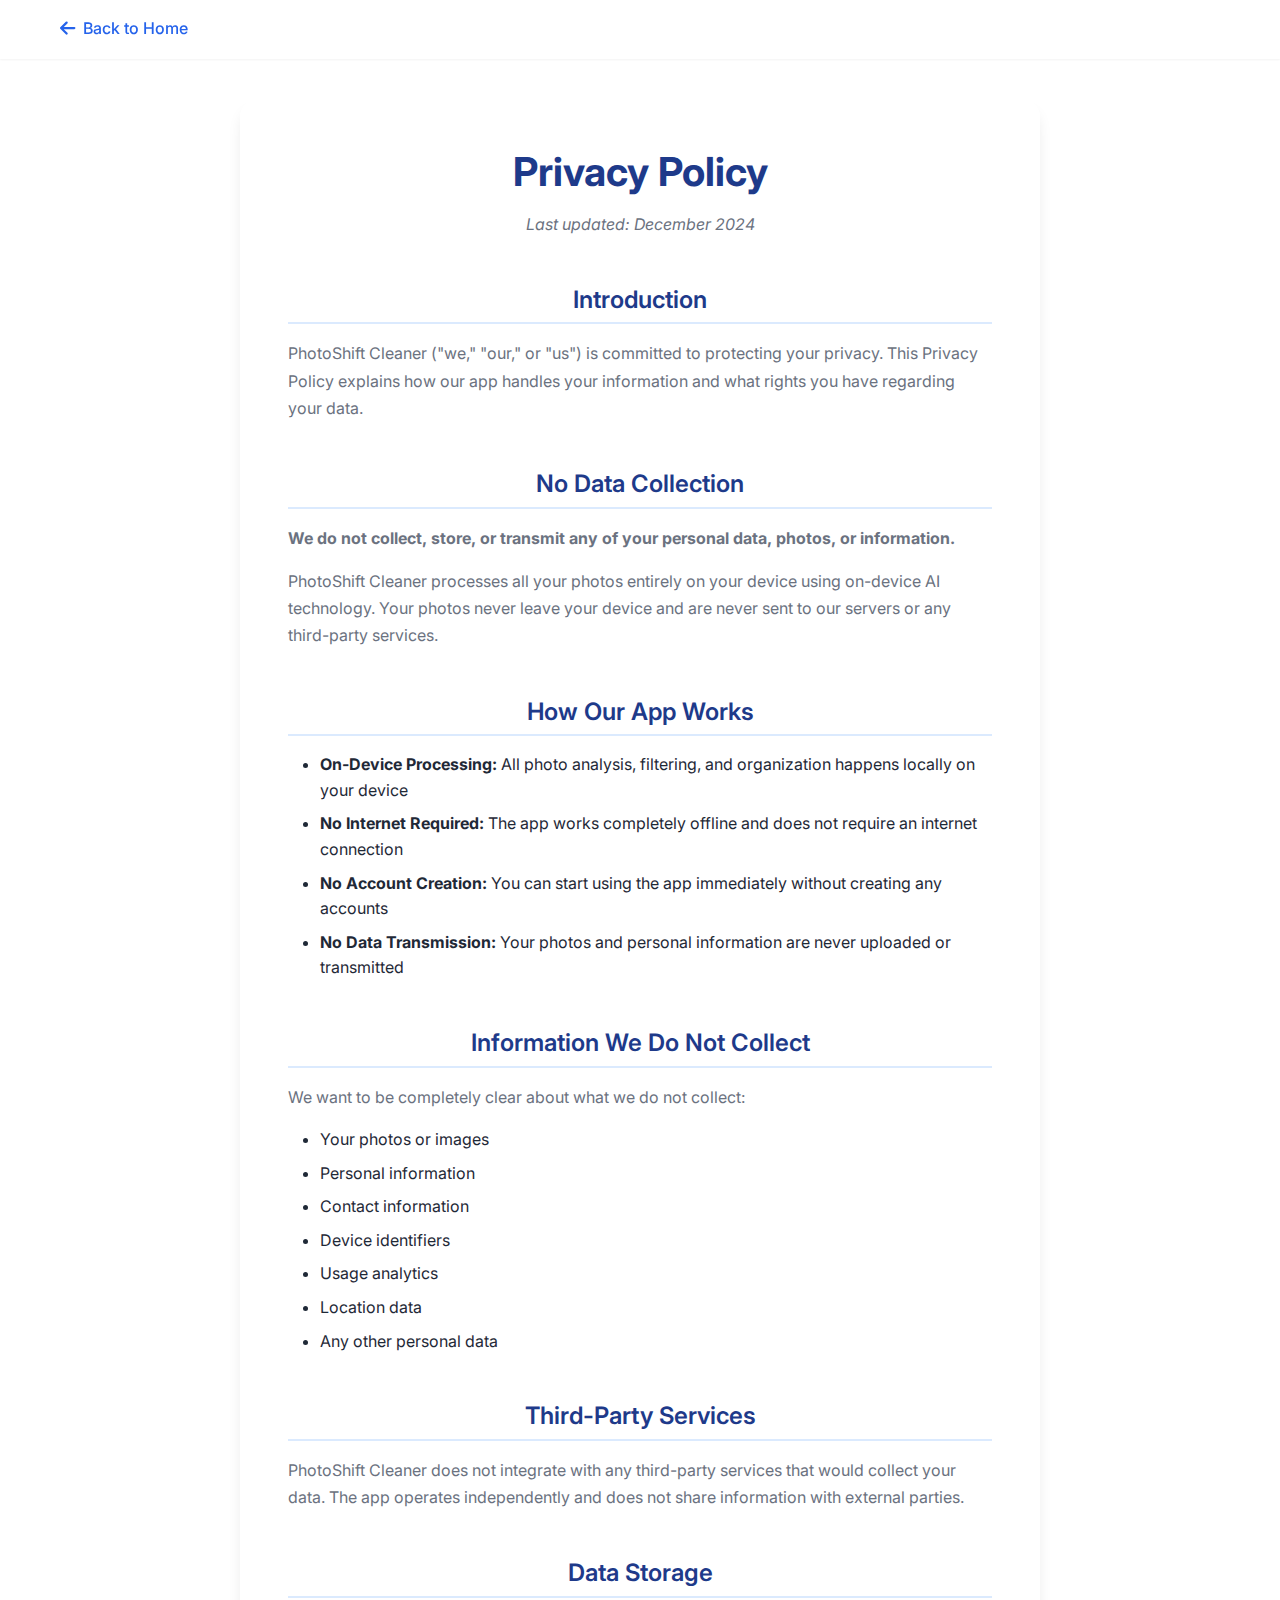
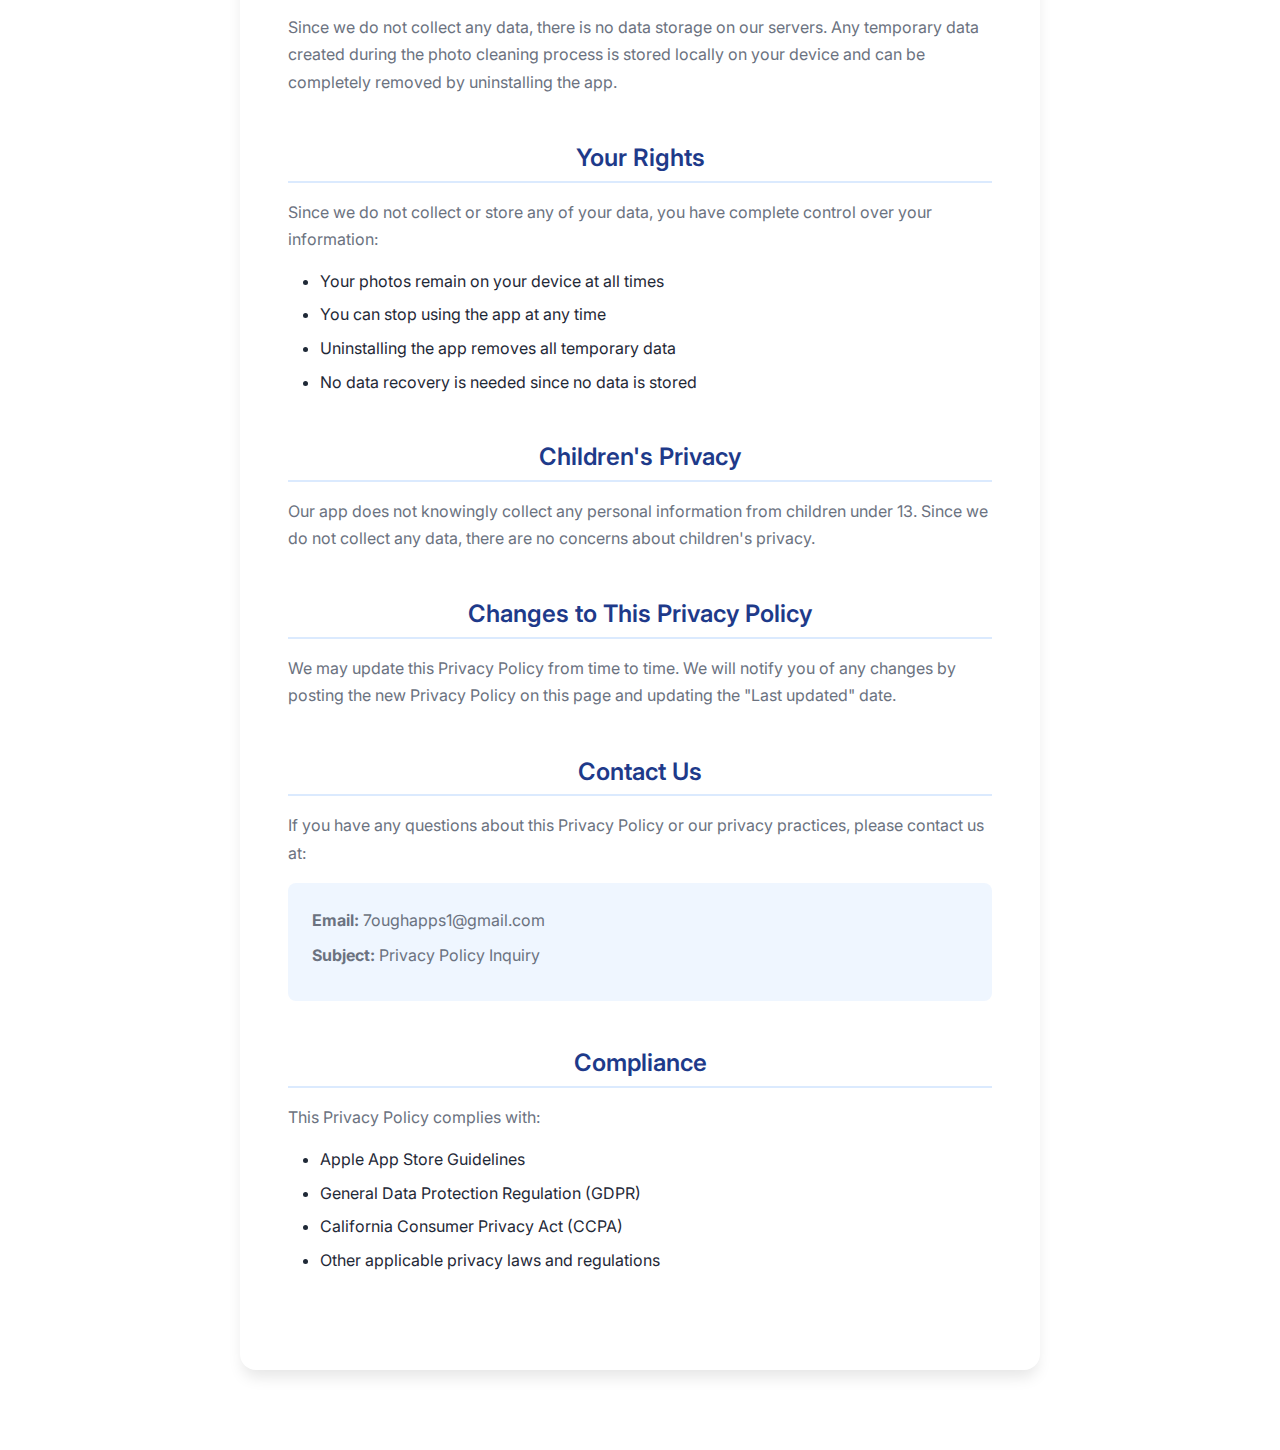
<file: privacy-policy.html>
<!DOCTYPE html>
<html lang="en">
<head>
    <meta charset="UTF-8">
    <meta name="viewport" content="width=device-width, initial-scale=1.0">
    <title>Privacy Policy - PhotoShift Cleaner</title>
    <link rel="stylesheet" href="styles.css">
    <link href="https://fonts.googleapis.com/css2?family=Inter:wght@300;400;500;600;700&display=swap" rel="stylesheet">
    <link rel="stylesheet" href="https://cdnjs.cloudflare.com/ajax/libs/font-awesome/6.0.0/css/all.min.css">
</head>
<body>
    <!-- Simple Header -->
    <header class="simple-header">
        <div class="container">
            <a href="index.html" class="back-button">
                <i class="fas fa-arrow-left"></i>
                Back to Home
            </a>
        </div>
    </header>

    <!-- Privacy Policy Content -->
    <section class="privacy-policy-page">
        <div class="container">
            <div class="privacy-content">
                <h1>Privacy Policy</h1>
                <p class="last-updated">Last updated: December 2024</p>
                
                <div class="policy-section">
                    <h2>Introduction</h2>
                    <p>PhotoShift Cleaner ("we," "our," or "us") is committed to protecting your privacy. This Privacy Policy explains how our app handles your information and what rights you have regarding your data.</p>
                </div>

                <div class="policy-section">
                    <h2>No Data Collection</h2>
                    <p><strong>We do not collect, store, or transmit any of your personal data, photos, or information.</strong></p>
                    <p>PhotoShift Cleaner processes all your photos entirely on your device using on-device AI technology. Your photos never leave your device and are never sent to our servers or any third-party services.</p>
                </div>

                <div class="policy-section">
                    <h2>How Our App Works</h2>
                    <ul>
                        <li><strong>On-Device Processing:</strong> All photo analysis, filtering, and organization happens locally on your device</li>
                        <li><strong>No Internet Required:</strong> The app works completely offline and does not require an internet connection</li>
                        <li><strong>No Account Creation:</strong> You can start using the app immediately without creating any accounts</li>
                        <li><strong>No Data Transmission:</strong> Your photos and personal information are never uploaded or transmitted</li>
                    </ul>
                </div>

                <div class="policy-section">
                    <h2>Information We Do Not Collect</h2>
                    <p>We want to be completely clear about what we do not collect:</p>
                    <ul>
                        <li>Your photos or images</li>
                        <li>Personal information</li>
                        <li>Contact information</li>
                        <li>Device identifiers</li>
                        <li>Usage analytics</li>
                        <li>Location data</li>
                        <li>Any other personal data</li>
                    </ul>
                </div>

                <div class="policy-section">
                    <h2>Third-Party Services</h2>
                    <p>PhotoShift Cleaner does not integrate with any third-party services that would collect your data. The app operates independently and does not share information with external parties.</p>
                </div>

                <div class="policy-section">
                    <h2>Data Storage</h2>
                    <p>Since we do not collect any data, there is no data storage on our servers. Any temporary data created during the photo cleaning process is stored locally on your device and can be completely removed by uninstalling the app.</p>
                </div>

                <div class="policy-section">
                    <h2>Your Rights</h2>
                    <p>Since we do not collect or store any of your data, you have complete control over your information:</p>
                    <ul>
                        <li>Your photos remain on your device at all times</li>
                        <li>You can stop using the app at any time</li>
                        <li>Uninstalling the app removes all temporary data</li>
                        <li>No data recovery is needed since no data is stored</li>
                    </ul>
                </div>

                <div class="policy-section">
                    <h2>Children's Privacy</h2>
                    <p>Our app does not knowingly collect any personal information from children under 13. Since we do not collect any data, there are no concerns about children's privacy.</p>
                </div>

                <div class="policy-section">
                    <h2>Changes to This Privacy Policy</h2>
                    <p>We may update this Privacy Policy from time to time. We will notify you of any changes by posting the new Privacy Policy on this page and updating the "Last updated" date.</p>
                </div>

                <div class="policy-section">
                    <h2>Contact Us</h2>
                    <p>If you have any questions about this Privacy Policy or our privacy practices, please contact us at:</p>
                    <div class="contact-info">
                        <p><strong>Email:</strong> 7oughapps1@gmail.com</p>
                        <p><strong>Subject:</strong> Privacy Policy Inquiry</p>
                    </div>
                </div>

                <div class="policy-section">
                    <h2>Compliance</h2>
                    <p>This Privacy Policy complies with:</p>
                    <ul>
                        <li>Apple App Store Guidelines</li>
                        <li>General Data Protection Regulation (GDPR)</li>
                        <li>California Consumer Privacy Act (CCPA)</li>
                        <li>Other applicable privacy laws and regulations</li>
                    </ul>
                </div>


            </div>
        </div>
    </section>



    <script src="script.js"></script>
</body>
</html>
</file>
<file: styles.css>
/* Reset and Base Styles */
* {
    margin: 0;
    padding: 0;
    box-sizing: border-box;
}

:root {
    --primary-blue: #2563eb;
    --primary-blue-dark: #1d4ed8;
    --secondary-blue: #3b82f6;
    --light-blue: #dbeafe;
    --lighter-blue: #eff6ff;
    --dark-blue: #1e3a8a;
    --text-dark: #1f2937;
    --text-light: #6b7280;
    --white: #ffffff;
    --gray-50: #f9fafb;
    --gray-100: #f3f4f6;
    --gray-200: #e5e7eb;
    --gray-300: #d1d5db;
    --shadow-sm: 0 1px 2px 0 rgba(0, 0, 0, 0.05);
    --shadow-md: 0 4px 6px -1px rgba(0, 0, 0, 0.1);
    --shadow-lg: 0 10px 15px -3px rgba(0, 0, 0, 0.1);
    --shadow-xl: 0 20px 25px -5px rgba(0, 0, 0, 0.1);
}

body {
    font-family: 'Inter', -apple-system, BlinkMacSystemFont, 'Segoe UI', Roboto, sans-serif;
    line-height: 1.6;
    color: var(--text-dark);
    background-color: var(--white);
}

.container {
    max-width: 1200px;
    margin: 0 auto;
    padding: 0 20px;
}

/* Typography */
h1, h2, h3, h4, h5, h6 {
    font-weight: 600;
    line-height: 1.2;
    margin-bottom: 1rem;
}

h1 {
    font-size: 3.5rem;
    font-weight: 700;
}

h2 {
    font-size: 2.5rem;
    text-align: center;
    margin-bottom: 3rem;
}

h3 {
    font-size: 1.5rem;
}

p {
    margin-bottom: 1rem;
    color: var(--text-light);
}

/* Buttons */
.btn-primary {
    display: inline-flex;
    align-items: center;
    gap: 0.5rem;
    background: linear-gradient(135deg, var(--primary-blue), var(--secondary-blue));
    color: var(--white);
    padding: 12px 24px;
    border-radius: 12px;
    text-decoration: none;
    font-weight: 500;
    transition: all 0.3s ease;
    border: none;
    cursor: pointer;
    box-shadow: var(--shadow-md);
}

.btn-primary:hover {
    transform: translateY(-2px);
    box-shadow: var(--shadow-lg);
    background: linear-gradient(135deg, var(--primary-blue-dark), var(--primary-blue));
}

.btn-large {
    padding: 16px 32px;
    font-size: 1.1rem;
}

/* Navigation */
.navbar {
    position: fixed;
    top: 0;
    width: 100%;
    background: rgba(255, 255, 255, 0.95);
    backdrop-filter: blur(10px);
    z-index: 1000;
    padding: 1rem 0;
    box-shadow: var(--shadow-sm);
}

.nav-container {
    max-width: 1200px;
    margin: 0 auto;
    padding: 0 20px;
    display: flex;
    align-items: center;
    justify-content: space-between;
}

.nav-logo {
    display: flex;
    align-items: center;
    gap: 0.75rem;
    font-weight: 600;
    font-size: 1.25rem;
}

.nav-logo img {
    width: 40px;
    height: 40px;
    border-radius: 8px;
}

.nav-links {
    display: flex;
    gap: 2rem;
}

.nav-links a {
    text-decoration: none;
    color: var(--text-dark);
    font-weight: 500;
    transition: color 0.3s ease;
}

.nav-links a:hover {
    color: var(--primary-blue);
}

.nav-toggle {
    display: none;
    flex-direction: column;
    gap: 4px;
    cursor: pointer;
}

.nav-toggle span {
    width: 25px;
    height: 3px;
    background: var(--text-dark);
    transition: 0.3s;
}

/* Hero Section */
.hero {
    padding: 120px 0 80px;
    background: linear-gradient(135deg, var(--lighter-blue) 0%, var(--white) 100%);
    min-height: 100vh;
    display: flex;
    align-items: center;
}

.hero-container {
    max-width: 1200px;
    margin: 0 auto;
    padding: 0 20px;
    display: grid;
    grid-template-columns: 1fr 1fr;
    gap: 4rem;
    align-items: center;
}

.hero-content h1 {
    color: var(--dark-blue);
    margin-bottom: 1rem;
}

.hero-subtitle {
    font-size: 1.25rem;
    color: var(--primary-blue);
    font-weight: 500;
    margin-bottom: 1.5rem;
}

.hero-description {
    font-size: 1.1rem;
    line-height: 1.7;
    margin-bottom: 2rem;
    color: var(--text-light);
}

.hero-cta {
    display: flex;
    flex-direction: column;
    gap: 1rem;
}

.app-store-badge img {
    height: 40px;
    width: auto;
}

.hero-image {
    display: flex;
    justify-content: center;
    align-items: center;
}

.hero-image img {
    max-width: 100%;
    height: auto;
    border-radius: 20px;
    box-shadow: var(--shadow-xl);
    transform: perspective(1000px) rotateY(-5deg);
    transition: transform 0.3s ease;
}

.hero-image img:hover {
    transform: perspective(1000px) rotateY(0deg);
}

/* Features Section */
.features {
    padding: 80px 0;
    background: var(--white);
}

.features-grid {
    display: grid;
    grid-template-columns: repeat(auto-fit, minmax(300px, 1fr));
    gap: 2rem;
}

.feature-card {
    background: var(--white);
    padding: 2rem;
    border-radius: 16px;
    box-shadow: var(--shadow-md);
    transition: all 0.3s ease;
    border: 1px solid var(--gray-100);
}

.feature-card:hover {
    transform: translateY(-5px);
    box-shadow: var(--shadow-xl);
}

.feature-icon {
    width: 60px;
    height: 60px;
    background: linear-gradient(135deg, var(--primary-blue), var(--secondary-blue));
    border-radius: 12px;
    display: flex;
    align-items: center;
    justify-content: center;
    margin-bottom: 1.5rem;
}

.feature-icon i {
    font-size: 1.5rem;
    color: var(--white);
}

.feature-card h3 {
    color: var(--dark-blue);
    margin-bottom: 1rem;
}

/* Screenshots Section */
.screenshots {
    padding: 80px 0;
    background: var(--gray-50);
}

.screenshots-grid {
    display: grid;
    grid-template-columns: repeat(auto-fit, minmax(250px, 1fr));
    gap: 2rem;
    margin-top: 3rem;
}

.screenshot {
    display: flex;
    justify-content: center;
}

.screenshot img {
    max-width: 100%;
    height: auto;
    border-radius: 16px;
    box-shadow: var(--shadow-lg);
    transition: transform 0.3s ease;
}

.screenshot img:hover {
    transform: scale(1.05);
}

/* How It Works Section */
.how-it-works {
    padding: 80px 0;
    background: var(--white);
}

.steps {
    display: grid;
    grid-template-columns: repeat(auto-fit, minmax(250px, 1fr));
    gap: 3rem;
    margin-top: 3rem;
}

.step {
    text-align: center;
    position: relative;
}

.step-number {
    width: 60px;
    height: 60px;
    background: linear-gradient(135deg, var(--primary-blue), var(--secondary-blue));
    color: var(--white);
    border-radius: 50%;
    display: flex;
    align-items: center;
    justify-content: center;
    font-size: 1.5rem;
    font-weight: 600;
    margin: 0 auto 1.5rem;
}

.step h3 {
    color: var(--dark-blue);
    margin-bottom: 1rem;
}

/* Privacy Section */
.privacy {
    padding: 80px 0;
    background: var(--lighter-blue);
}

.privacy-grid {
    display: grid;
    grid-template-columns: repeat(auto-fit, minmax(250px, 1fr));
    gap: 2rem;
    margin-top: 3rem;
}

.privacy-card {
    background: var(--white);
    padding: 2rem;
    border-radius: 16px;
    text-align: center;
    box-shadow: var(--shadow-md);
    transition: all 0.3s ease;
}

.privacy-card:hover {
    transform: translateY(-5px);
    box-shadow: var(--shadow-xl);
}

.privacy-icon {
    width: 60px;
    height: 60px;
    background: linear-gradient(135deg, var(--primary-blue), var(--secondary-blue));
    border-radius: 50%;
    display: flex;
    align-items: center;
    justify-content: center;
    margin: 0 auto 1.5rem;
}

.privacy-icon i {
    font-size: 1.5rem;
    color: var(--white);
}

.privacy-card h3 {
    color: var(--dark-blue);
    margin-bottom: 1rem;
}

.privacy-cta {
    text-align: center;
    margin-top: 3rem;
}

/* Contact Section */
.contact {
    padding: 80px 0;
    background: var(--white);
}

.contact-content {
    display: grid;
    grid-template-columns: 1fr 1fr;
    gap: 4rem;
    margin-top: 3rem;
}

.contact-info h3 {
    color: var(--dark-blue);
    margin-bottom: 1rem;
}

.contact-details {
    margin-top: 2rem;
}

.contact-item {
    display: flex;
    align-items: center;
    gap: 1rem;
    margin-bottom: 1rem;
}

.contact-item i {
    color: var(--primary-blue);
    font-size: 1.2rem;
}

.contact-form {
    background: var(--gray-50);
    padding: 2rem;
    border-radius: 16px;
}

.form-group {
    margin-bottom: 1.5rem;
}

.form-group label {
    display: block;
    margin-bottom: 0.5rem;
    font-weight: 500;
    color: var(--text-dark);
}

.form-group input,
.form-group textarea {
    width: 100%;
    padding: 12px;
    border: 2px solid var(--gray-200);
    border-radius: 8px;
    font-size: 1rem;
    transition: border-color 0.3s ease;
}

.form-group input:focus,
.form-group textarea:focus {
    outline: none;
    border-color: var(--primary-blue);
}

/* Footer */
.footer {
    background: var(--dark-blue);
    color: var(--white);
    padding: 60px 0 20px;
}

.footer-content {
    display: grid;
    grid-template-columns: repeat(auto-fit, minmax(250px, 1fr));
    gap: 3rem;
    margin-bottom: 3rem;
}

.footer-logo {
    display: flex;
    align-items: center;
    gap: 0.75rem;
    font-weight: 600;
    font-size: 1.25rem;
    margin-bottom: 1rem;
}

.footer-logo img {
    width: 40px;
    height: 40px;
    border-radius: 8px;
}

.footer-section h4 {
    margin-bottom: 1rem;
    color: var(--white);
}

.footer-section ul {
    list-style: none;
}

.footer-section ul li {
    margin-bottom: 0.5rem;
}

.footer-section ul li a {
    color: var(--gray-300);
    text-decoration: none;
    transition: color 0.3s ease;
}

.footer-section ul li a:hover {
    color: var(--white);
}

.footer-bottom {
    border-top: 1px solid var(--gray-600);
    padding-top: 2rem;
    display: flex;
    justify-content: space-between;
    align-items: center;
    flex-wrap: wrap;
    gap: 1rem;
}

.footer-links a {
    color: var(--gray-300);
    text-decoration: none;
    transition: color 0.3s ease;
}

.footer-links a:hover {
    color: var(--white);
}



/* Responsive Design */
@media (max-width: 768px) {
    .nav-links {
        display: none;
    }
    
    .nav-toggle {
        display: flex;
    }
    
    .hero-container {
        grid-template-columns: 1fr;
        text-align: center;
        gap: 2rem;
    }
    
    h1 {
        font-size: 2.5rem;
    }
    
    h2 {
        font-size: 2rem;
    }
    
    .contact-content {
        grid-template-columns: 1fr;
        gap: 2rem;
    }
    
    .footer-bottom {
        flex-direction: column;
        text-align: center;
    }
    
    .hero-image img {
        transform: none;
    }
    
    .hero-image img:hover {
        transform: none;
    }
}

@media (max-width: 480px) {
    .container {
        padding: 0 15px;
    }
    
    .hero {
        padding: 100px 0 60px;
    }
    
    h1 {
        font-size: 2rem;
    }
    
    .features-grid,
    .screenshots-grid,
    .steps,
    .privacy-grid {
        grid-template-columns: 1fr;
    }
    
    .feature-card,
    .privacy-card {
        padding: 1.5rem;
    }
    
    .modal-content {
        margin: 10% auto;
        padding: 1.5rem;
        width: 95%;
    }
}

/* Smooth scrolling */
html {
    scroll-behavior: smooth;
}

/* Loading animation */
@keyframes fadeInUp {
    from {
        opacity: 0;
        transform: translateY(30px);
    }
    to {
        opacity: 1;
        transform: translateY(0);
    }
}

.feature-card,
.privacy-card,
.step {
    animation: fadeInUp 0.6s ease forwards;
}

/* Success message styles */
.success-message {
    background: #10b981;
    color: white;
    padding: 1rem;
    border-radius: 8px;
    margin-top: 1rem;
    text-align: center;
}

.error-message {
    background: #ef4444;
    color: white;
    padding: 1rem;
    border-radius: 8px;
    margin-top: 1rem;
    text-align: center;
}

/* Simple Header for Privacy Policy */
.simple-header {
    position: fixed;
    top: 0;
    width: 100%;
    background: rgba(255, 255, 255, 0.95);
    backdrop-filter: blur(10px);
    z-index: 1000;
    padding: 1rem 0;
    box-shadow: var(--shadow-sm);
}

.back-button {
    display: inline-flex;
    align-items: center;
    gap: 0.5rem;
    color: var(--primary-blue);
    text-decoration: none;
    font-weight: 500;
    transition: color 0.3s ease;
}

.back-button:hover {
    color: var(--primary-blue-dark);
}

.back-button i {
    font-size: 1.1rem;
}

/* Privacy Policy Page Styles */
.privacy-policy-page {
    padding: 100px 0 80px;
    background: var(--white);
    min-height: 100vh;
}

.privacy-content {
    max-width: 800px;
    margin: 0 auto;
    background: var(--white);
    padding: 3rem;
    border-radius: 16px;
    box-shadow: var(--shadow-lg);
}

.privacy-content h1 {
    color: var(--dark-blue);
    text-align: center;
    margin-bottom: 1rem;
    font-size: 2.5rem;
}

.last-updated {
    text-align: center;
    color: var(--text-light);
    font-style: italic;
    margin-bottom: 3rem;
}

.policy-section {
    margin-bottom: 3rem;
}

.policy-section h2 {
    color: var(--dark-blue);
    font-size: 1.5rem;
    margin-bottom: 1rem;
    border-bottom: 2px solid var(--light-blue);
    padding-bottom: 0.5rem;
}

.policy-section p {
    line-height: 1.7;
    margin-bottom: 1rem;
}

.policy-section ul {
    margin-left: 2rem;
    margin-bottom: 1rem;
}

.policy-section ul li {
    margin-bottom: 0.5rem;
    line-height: 1.6;
}

.contact-info {
    background: var(--lighter-blue);
    padding: 1.5rem;
    border-radius: 8px;
    margin-top: 1rem;
}

.contact-info p {
    margin-bottom: 0.5rem;
}



/* Responsive design for privacy policy */
@media (max-width: 768px) {
    .privacy-content {
        padding: 2rem;
        margin: 0 1rem;
    }
    
    .privacy-content h1 {
        font-size: 2rem;
    }
    
    .policy-section h2 {
        font-size: 1.3rem;
    }
}

@media (max-width: 480px) {
    .privacy-content {
        padding: 1.5rem;
    }
    
    .privacy-content h1 {
        font-size: 1.8rem;
    }
    
    .policy-section ul {
        margin-left: 1rem;
    }
}
</file>
